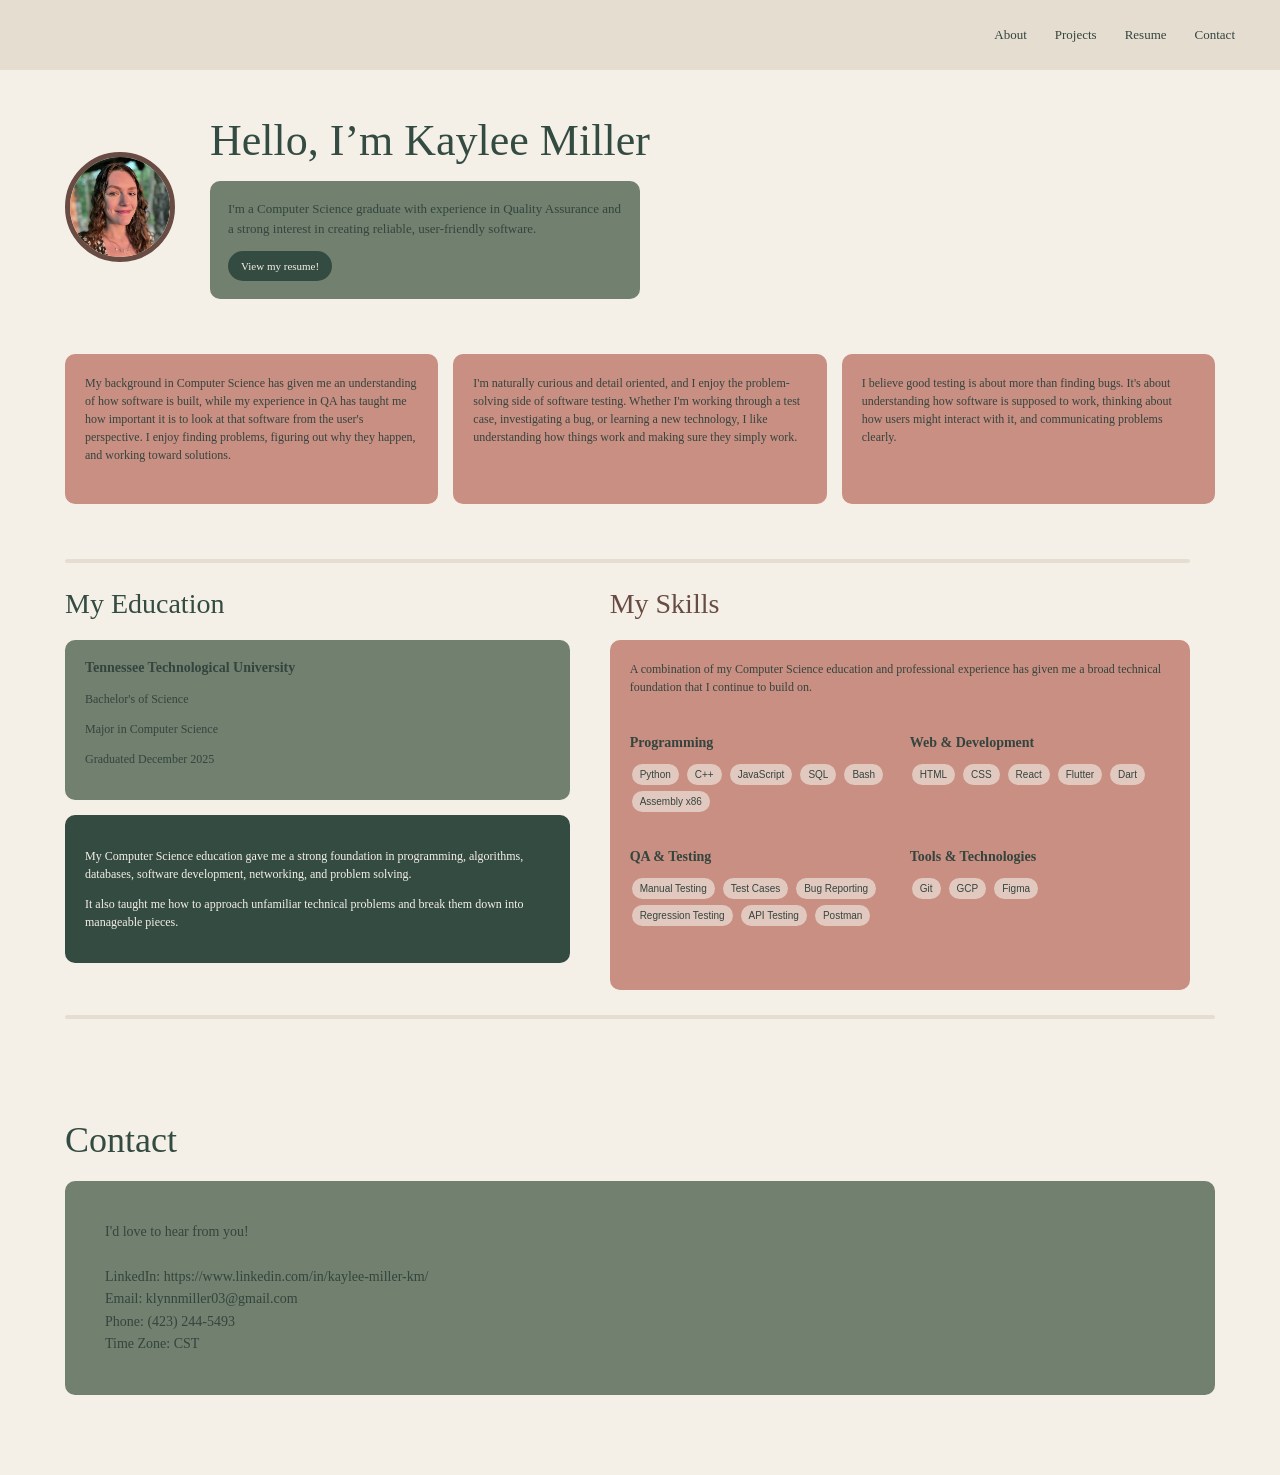
<file: index.html>
<!DOCTYPE html>
<html lang="en">
<head>
    <meta charset="UTF-8">
    <meta name="viewport" content="width=device-width, initial-scale=1.0">

    <title>Kaylee Miller | Portfolio</title>

    <link rel="stylesheet" href="styles.css">
</head>

<body>

    <!-- Navigation -->
    <header class="navbar">
        <nav>
            <a href="index.html">About</a>
            <a href="projects.html">Projects</a>
            <a href="resume.html">Resume</a>
            <a href="index.html#contact">Contact</a>
        </nav>
    </header>


    <!-- Main About Page -->
    <main class="about-page">

        <!-- Introduction -->
        <section class="intro-section">

            <div class="profile-image-container">
                <img 
                    src="assets/me.jpg" 
                    alt="Kaylee Miller"
                    class="profile-image"
                >
            </div>

            <div class="intro-content">

                <h1>Hello, I’m Kaylee Miller</h1>

                <div class="intro-card">
                    <p>
                        I'm a Computer Science graduate with experience in 
                        Quality Assurance and a strong interest in creating 
                        reliable, user-friendly software.
                    </p>

                    <a href="resume.html" class="button">
                        View my resume!
                    </a>
                </div>

            </div>

        </section>


        <!-- About Cards -->
        <section class="about-cards">

            <div class="about-card">
                <p>
                    My background in Computer Science has given me an 
                    understanding of how software is built, while my 
                    experience in QA has taught me how important it is 
                    to look at that software from the user's perspective.
                    I enjoy finding problems, figuring out why they happen,
                    and working toward solutions.
                </p>
            </div>

            <div class="about-card">
                <p>
                    I'm naturally curious and detail oriented, and I enjoy 
                    the problem-solving side of software testing. Whether 
                    I'm working through a test case, investigating a bug, 
                    or learning a new technology, I like understanding 
                    how things work and making sure they simply work.
                </p>
            </div>

            <div class="about-card">
                <p>
                    I believe good testing is about more than finding bugs.
                    It's about understanding how software is supposed to 
                    work, thinking about how users might interact with it,
                    and communicating problems clearly.
                </p>
            </div>

        </section>


        <!-- Education and Skills -->
        <section class="education-skills-section">

            <div class="section-header-line"></div>

            <div class="education-skills">

                <!-- Education -->
                <div class="education-column">

                    <h2>My Education</h2>

                    <div class="education-card">

                        <h3>
                            Tennessee Technological University
                        </h3>

                        <p>
                            Bachelor's of Science
                        </p>

                        <p>
                            Major in Computer Science
                        </p>

                        <p>
                            Graduated December 2025
                        </p>

                    </div>


                    <div class="education-description">

                        <p>
                            My Computer Science education gave me a strong 
                            foundation in programming, algorithms, databases,
                            software development, networking, and problem 
                            solving.
                        </p>

                        <p>
                            It also taught me how to approach unfamiliar 
                            technical problems and break them down into 
                            manageable pieces.
                        </p>

                    </div>

                </div>


                <!-- Skills -->
                <div class="skills-column">

                    <h2>My Skills</h2>

                    <div class="skills-card">

                        <p>
                            A combination of my Computer Science education 
                            and professional experience has given me a broad 
                            technical foundation that I continue to build on.
                        </p>

                        <div class="skills-list">

                            <div class="skill-group">
                                <h3>Programming</h3>

                                <span>Python</span>
                                <span>C++</span>
                                <span>JavaScript</span>
                                <span>SQL</span>
                                <span>Bash</span>
                                <span>Assembly x86</span>
                            </div>


                            <div class="skill-group">
                                <h3>Web & Development</h3>

                                <span>HTML</span>
                                <span>CSS</span>
                                <span>React</span>
                                <span>Flutter</span>
                                <span>Dart</span>
                            </div>


                            <div class="skill-group">
                                <h3>QA & Testing</h3>

                                <span>Manual Testing</span>
                                <span>Test Cases</span>
                                <span>Bug Reporting</span>
                                <span>Regression Testing</span>
                                <span>API Testing</span>
                                <span>Postman</span>
                            </div>


                            <div class="skill-group">
                                <h3>Tools & Technologies</h3>

                                <span>Git</span>
                                <span>GCP</span>
                                <span>Figma</span>
                            </div>

                        </div>

                    </div>

                </div>

            </div>

        </section>


        <div class="section-header-line"></div>

        <!-- Contact placeholder -->
        <section class="contact-section-wrapper" id="contact">
            <h2>Contact</h2>

                <section id="contact" class="contact-section">
                    <p>
                        I'd love to hear from you!<br><br>

                        LinkedIn: https://www.linkedin.com/in/kaylee-miller-km/<br>
                        Email: klynnmiller03@gmail.com<br>
                        Phone: (423) 244-5493<br>
                        Time Zone: CST
                    </p>

                </section>
            </section>

    </main>

</body>
</html>
</file>
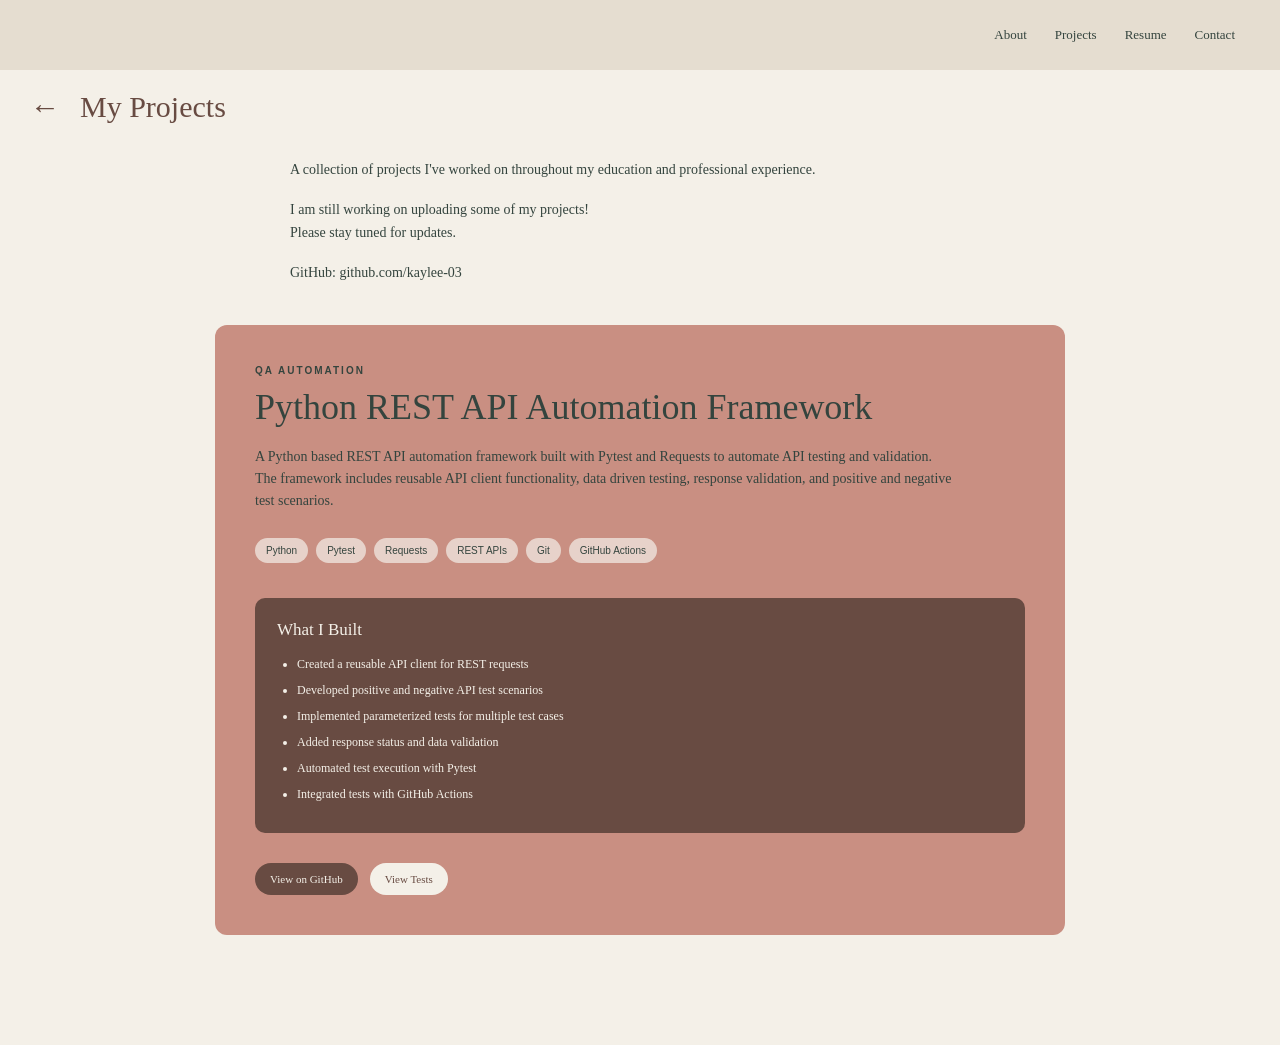
<file: projects.html>
<!DOCTYPE html>
<html lang="en">

<head>
    <meta charset="UTF-8">
    <meta name="viewport" content="width=device-width, initial-scale=1.0">

    <title>Projects | Kaylee Miller</title>

    <link rel="stylesheet" href="styles.css">
</head>

<body>

    <!-- Navigation -->
    <header class="navbar">
        <nav>
            <a href="index.html">About</a>
            <a href="projects.html">Projects</a>
            <a href="resume.html">Resume</a>
            <a href="index.html#contact">Contact</a>
        </nav>
    </header>


    <main class="projects-page">

        <!-- Page heading -->
        <div class="projects-heading">
            <a href="index.html" class="projects-back-button">←</a>

            <h1>My Projects</h1>
        </div>


        <!-- Project introduction -->
        <div class="projects-intro">

            <p>
                A collection of projects I've worked on throughout my education
                and professional experience.
            </p>

            <p>
                I am still working on uploading some of my projects!<br>
                Please stay tuned for updates.
            </p>

            <p>
                GitHub:
                <a href="https://github.com/kaylee-03" target="_blank">
                    github.com/kaylee-03
                </a>
            </p>

        </div>


        <!-- Python REST API Automation Framework -->
        <section class="project-card">

            <div class="project-content">

                <p class="project-label">QA AUTOMATION</p>

                <h2>Python REST API Automation Framework</h2>

                <p class="project-description">
                    A Python based REST API automation framework built
                    with Pytest and Requests to automate API testing
                    and validation. The framework includes reusable
                    API client functionality, data driven testing,
                    response validation, and positive and negative
                    test scenarios.
                </p>

                <div class="project-technologies">
                    <span>Python</span>
                    <span>Pytest</span>
                    <span>Requests</span>
                    <span>REST APIs</span>
                    <span>Git</span>
                    <span>GitHub Actions</span>
                </div>

                <div class="project-details">

                    <h3>What I Built</h3>

                    <ul>
                        <li>Created a reusable API client for REST requests</li>
                        <li>Developed positive and negative API test scenarios</li>
                        <li>Implemented parameterized tests for multiple test cases</li>
                        <li>Added response status and data validation</li>
                        <li>Automated test execution with Pytest</li>
                        <li>Integrated tests with GitHub Actions</li>
                    </ul>

                </div>

                <div class="project-buttons">

                    <a href="https://github.com/kaylee-03/python-api-testing-framework/tree/main"
                       class="project-button"
                       target="_blank">
                        View on GitHub
                    </a>

                    <a href="https://github.com/kaylee-03/python-api-testing-framework/tree/main/tests"
                       class="project-button secondary"
                       target="_blank">
                        View Tests
                    </a>

                </div>

            </div>

        </section>

    </main>

</body>

</html>
</file>
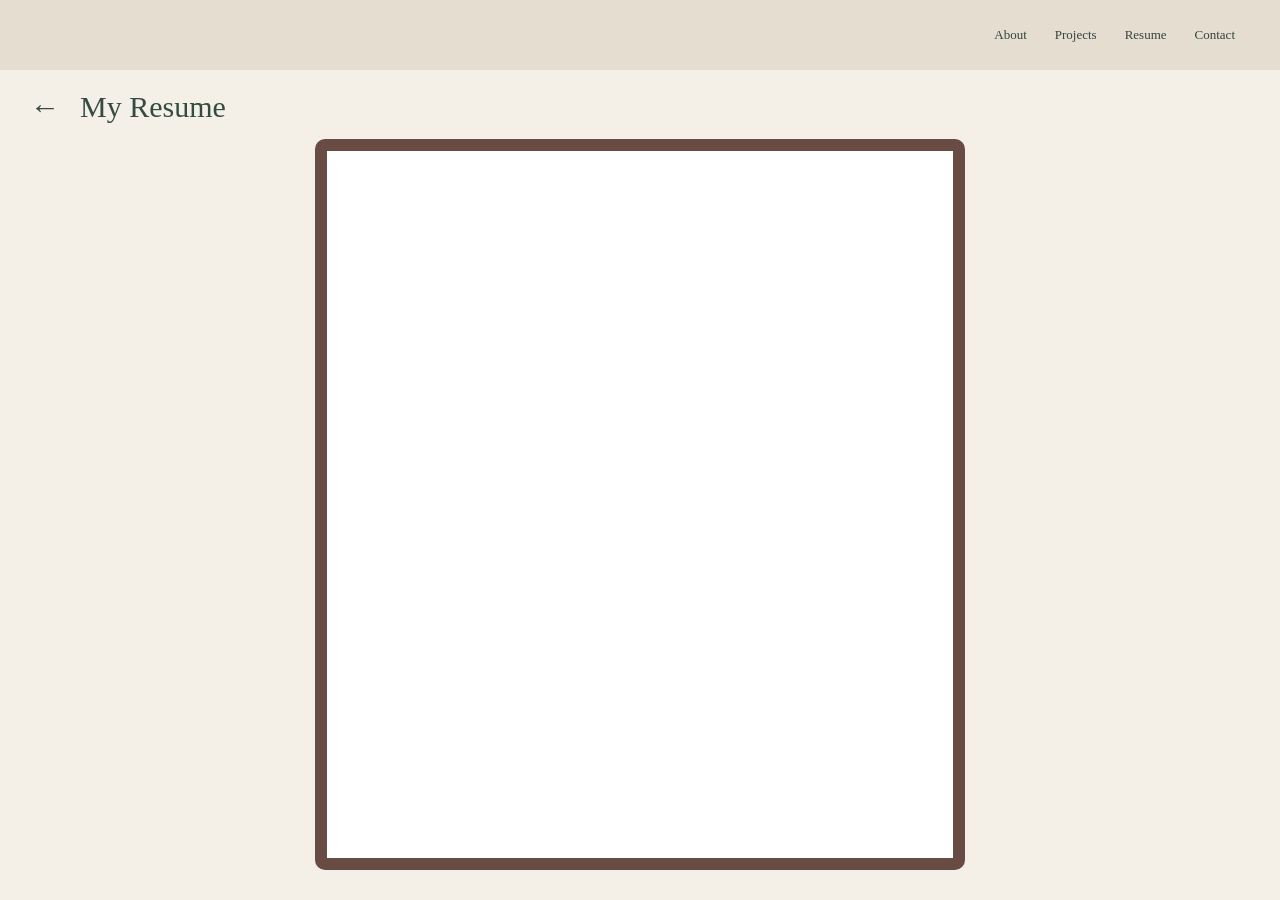
<file: resume.html>
<!DOCTYPE html>
<html lang="en">

<head>

    <meta charset="UTF-8">

    <meta 
        name="viewport" 
        content="width=device-width, initial-scale=1.0"
    >

    <title>Kaylee Miller | Resume</title>

    <link rel="stylesheet" href="styles.css">

</head>


<body class="resume-body">


    <!-- Navigation -->

    <header class="navbar">
        <nav>
            <a href="index.html">About</a>
            <a href="projects.html">Projects</a>
            <a href="resume.html">Resume</a>
            <a href="index.html#contact">Contact</a>
        </nav>
    </header>


    <!-- Resume -->

    <main class="resume-page">

        <div class="resume-heading">

            <a href="index.html" class="back-button">
                ←
            </a>

            <h1>My Resume</h1>

        </div>


        <div class="resume-viewer">

            <iframe
                src="assets/ResumeKayleeMiller.pdf#toolbar=0"
                title="Kaylee Miller Resume"
            >
            </iframe>

        </div>

    </main>


</body>

</html>
</file>
<file: styles.css>
/* =========================================
   COLOR PALETTE
   ========================================= */

:root {
    --cream: #F4F0E8;
    --beige: #E5DDD0;

    --sage: #71806F;
    --forest: #344B41;

    --terracotta: #C98F82;
    --brown: #684B42;

    --dark-text: #34443E;
    --light-text: #F4F0E8;
}


/* =========================================
   GENERAL
   ========================================= */

* {
    box-sizing: border-box;
}

html {
    scroll-behavior: smooth;
}

body {
    margin: 0;
    background-color: var(--cream);
    color: var(--dark-text);

    font-family: Georgia, "Times New Roman", serif;
}

/* Make normal paragraph text dark */
p {
    color: var(--dark-text);
}


/* =========================================
   NAVIGATION
   ========================================= */

.navbar {
    height: 70px;
    background-color: var(--beige);
    display: flex;
    align-items: center;
    justify-content: flex-end;
    padding: 0 45px;

    position: sticky;
    top: 0;
    z-index: 1000;
}

.navbar nav {
    display: flex;
    gap: 28px;
}

.navbar a {
    color: var(--dark-text);

    text-decoration: none;

    font-size: 13px;

    transition: opacity 0.2s ease;
}

.navbar a:hover {
    opacity: 0.6;
}


/* =========================================
   MAIN PAGE
   ========================================= */

.about-page {
    width: min(1200px, 94%);
    margin: 0 auto;
    padding: 45px 25px 80px;
}


/* =========================================
   INTRODUCTION
   ========================================= */

.intro-section {
    display: flex;
    align-items: center;

    gap: 35px;

    margin-bottom: 55px;
}


/* Profile photo */

.profile-image-container {
    width: 110px;
    height: 110px;

    flex-shrink: 0;

    border-radius: 50%;

    border: 5px solid var(--brown);

    overflow: hidden;

    background-color: var(--sage);
}

.profile-image {
    width: 100%;
    height: 100%;

    object-fit: cover;
}


/* Intro text */

.intro-content {
    max-width: 620px;
}

.intro-content h1 {
    margin: 0 0 15px;

    font-size: clamp(30px, 4vw, 44px);

    font-weight: normal;

    color: var(--forest);
}


/* Green intro card */

.intro-card {
    background-color: var(--sage);

    color: var(--dark-text);

    border-radius: 10px;

    padding: 18px;

    width: 100%;
    max-width: 430px;
}

.intro-card p {
    margin-top: 0;

    font-size: 13px;
    line-height: 1.5;
}


/* Resume button */

.button {
    display: inline-block;

    background-color: var(--forest);

    color: var(--cream);

    padding: 9px 13px;

    border-radius: 20px;

    text-decoration: none;

    font-size: 11px;

    transition: transform 0.2s ease,
                opacity 0.2s ease;
}

.button:hover {
    transform: translateY(-2px);
    opacity: 0.9;
}


/* =========================================
   THREE ABOUT CARDS
   ========================================= */

.about-cards {
    display: grid;

    grid-template-columns: repeat(3, 1fr);

    gap: 15px;

    margin-bottom: 55px;
}

.about-card {
    background-color: var(--terracotta);

    border-radius: 10px;

    padding: 20px;

    min-height: 150px;
}

.about-card p {
    margin: 0;

    font-size: 12px;

    line-height: 1.5;
}


/* =========================================
   EDUCATION + SKILLS
   ========================================= */

.education-skills-section {
    position: relative;
    padding-right: 25px;
}


/* Horizontal line from Figma */

.section-header-line {
    height: 4px;
    background-color: var(--beige);
    border-radius: 5px;

    margin-top: 25px;
    margin-bottom: 25px;
}


/* Two columns */

.education-skills {
    display: grid;

    grid-template-columns: 1fr 1.15fr;

    gap: 40px;
}


/* =========================================
   EDUCATION
   ========================================= */

.education-column h2,
.skills-column h2 {
    font-size: 28px;

    font-weight: normal;

    margin: 0 0 20px;

    color: var(--forest);
}


/* Education green box */

.education-card {
    background-color: var(--sage);

    border-radius: 10px;

    padding: 20px;

    margin-bottom: 15px;
}

.education-card h3 {
    margin-top: 0;

    font-size: 14px;
}

.education-card p {
    font-size: 12px;

    line-height: 1.5;

    color: var(--dark-text);
}


/* Dark green education description */

.education-description {
    background-color: var(--forest);

    color: var(--cream);

    border-radius: 10px;

    padding: 20px;
}

.education-description p {
    font-size: 12px;

    line-height: 1.5;

    color: var(--light-text);
}


/* =========================================
   SKILLS
   ========================================= */

.skills-column h2 {
    color: var(--brown);
}


/* Large terracotta skills box */

.skills-card {
    background-color: var(--terracotta);

    border-radius: 10px;

    padding: 20px;

    min-height: 350px;
}

.skills-card > p {
    font-size: 12px;

    margin-top: 0;

    line-height: 1.5;

    color: var(--dark-text);
}


/* Individual skill categories */

.skills-list {
    display: grid;

    grid-template-columns: repeat(2, 1fr);

    gap: 20px;

    margin-top: 25px;
}

.skill-group h3 {
    font-size: 14px;

    margin-bottom: 10px;
}

.skill-group span {
    display: inline-block;

    background-color: rgba(244, 240, 232, 0.6);

    padding: 5px 8px;

    border-radius: 15px;

    margin: 3px 2px;

    font-family: Arial, sans-serif;

    font-size: 10px;
}


/* =========================================
   CONTACT
   ========================================= */

.contact-section-wrapper {
    margin-top: 100px;
}

.contact-section-wrapper h2 {
    font-size: 36px;
    font-weight: normal;
    margin: 0 0 20px;
    color: var(--forest);
}

.contact-section {
    padding: 40px;
    background-color: var(--sage);
    border-radius: 10px;
}

.contact-section p {
    max-width: 600px;
    font-size: 14px;
    line-height: 1.6;
    margin: 0;
    color: var(--dark-text);
}


/* =========================================
   PROJECTS PAGE
   ========================================= */

.projects-page {
    width: 100%;
    margin: 0;
    padding: 20px 30px 80px;
}


/* =========================================
   PROJECTS HEADING
   ========================================= */

.projects-heading {
    display: flex;

    align-items: center;

    gap: 20px;

    margin-bottom: 35px;
}

.projects-heading h1 {
    margin: 0;

    font-size: 30px;

    font-weight: normal;

    color: var(--brown);
}


/* Back arrow */

.projects-back-button {
    color: var(--brown);

    text-decoration: none;

    font-size: 30px;

    line-height: 1;

    transition: transform 0.2s ease;
}

.projects-back-button:hover {
    transform: translateX(-4px);
}


/* =========================================
   PROJECT INTRODUCTION
   ========================================= */

.projects-intro {
    width: min(700px, 100%);

    margin: 0 auto 40px;

    text-align: left;
}

.projects-intro p {
    margin: 0 0 18px;

    font-size: 14px;

    line-height: 1.6;

    color: var(--dark-text);
}

.projects-intro p:last-child {
    margin-bottom: 0;
}

.projects-intro a {
    color: var(--dark-text);

    text-decoration: none;
}

.projects-intro a:hover {
    text-decoration: underline;
}


/* =========================================
   PROJECT CARD
   ========================================= */

.project-card {
    width: min(850px, 100%);

    margin: 0 auto 30px;

    background-color: var(--terracotta);

    border-radius: 12px;

    padding: 40px;
}

.project-content {
    max-width: 900px;
}


/* Small category label */

.project-label {
    margin: 0 0 10px;

    font-family: Arial, sans-serif;

    font-size: 10px;

    font-weight: bold;

    letter-spacing: 2px;

    color: var(--dark-text);
}


/* Project title */

.project-card h2 {
    margin: 0 0 18px;

    font-size: clamp(26px, 4vw, 36px);

    font-weight: normal;

    color: var(--dark-text);
}


/* Description */

.project-description {
    max-width: 700px;

    margin: 0 0 25px;

    font-size: 14px;

    line-height: 1.6;

    color: var(--dark-text);
}


/* Technology tags */

.project-technologies {
    display: flex;

    flex-wrap: wrap;

    gap: 8px;

    margin-bottom: 35px;
}

.project-technologies span {
    background-color: rgba(244, 240, 232, 0.7);

    padding: 7px 11px;

    border-radius: 20px;

    font-family: Arial, sans-serif;

    font-size: 10px;

    color: var(--dark-text);
}


/* =========================================
   PROJECT DETAILS
   ========================================= */

.project-details {
    background-color: var(--brown);

    border-radius: 10px;

    padding: 22px;

    margin-bottom: 30px;
}

.project-details h3 {
    margin: 0 0 15px;

    font-size: 17px;

    font-weight: normal;

    color: var(--light-text);
}

.project-details ul {
    margin: 0;

    padding-left: 20px;
}

.project-details li {
    margin-bottom: 8px;

    font-size: 12px;

    line-height: 1.5;

    color: var(--light-text);
}


/* =========================================
   PROJECT BUTTONS
   ========================================= */

.project-buttons {
    display: flex;

    flex-wrap: wrap;

    gap: 12px;
}

.project-button {
    display: inline-block;

    background-color: var(--brown);

    color: var(--cream);

    padding: 10px 15px;

    border-radius: 20px;

    text-decoration: none;

    font-size: 11px;

    transition:
        transform 0.2s ease,
        opacity 0.2s ease;
}

.project-button:hover {
    transform: translateY(-2px);

    opacity: 0.9;
}

.project-button.secondary {
    background-color: var(--cream);

    color: var(--brown);
}


/* =========================================
   MOBILE
   ========================================= */

@media (max-width: 750px) {

    .navbar {
        position: sticky;
        top: 0;
        z-index: 1000;
        height: 60px;
        padding: 0 20px;
    }

    .navbar nav {
        gap: 15px;
    }

    .about-page {
        padding: 30px 15px;
    }


    .intro-section {
        flex-direction: column;

        align-items: flex-start;
    }


    .about-cards {
        grid-template-columns: 1fr;
    }


    .education-skills {
        grid-template-columns: 1fr;
        gap: 30px;
    }

    .skills-list {
        grid-template-columns: 1fr;
    }

    /* Extra breathing room at the bottom of Skills */
    .skills-card {
        min-height: 0;
        padding: 20px;
        padding-bottom: 40px;
    }

    .projects-page {
        width: 100%;
        padding: 25px 15px 60px;
    }

    .projects-heading {
        gap: 15px;

        margin-bottom: 30px;
    }

    .projects-heading h1 {
        font-size: 30px;
    }

    .projects-intro {
        margin-bottom: 30px;

        text-align: left;
    }

    .project-card {
        padding: 25px;
    }

    .project-card h2 {
        font-size: 27px;
    }

    .project-description {
        font-size: 13px;
    }

    .project-details {
        padding: 18px;
    }

    .project-buttons {
        flex-direction: column;

        align-items: flex-start;
    }

    .contact-section-wrapper {
        margin-top: 70px;
    }

    .contact-section-wrapper h2 {
        font-size: 30px;
    }

    .contact-section {
        padding: 25px;
    }
}

/* =========================================
   RESUME PAGE
   ========================================= */

.resume-body {
    height: 100vh;

    overflow: hidden;
}


/* Resume main area */

.resume-page {
    height: calc(100vh - 70px);

    padding: 20px 30px 30px;

    display: flex;

    flex-direction: column;
}


/* Heading */

.resume-heading {
    display: flex;

    align-items: center;

    gap: 20px;

    flex-shrink: 0;

    margin-bottom: 15px;
}

.resume-heading h1 {
    margin: 0;

    font-size: 30px;

    font-weight: normal;

    color: var(--forest);
}


/* Back arrow */

.back-button {
    color: var(--forest);

    text-decoration: none;

    font-size: 30px;

    line-height: 1;

    transition: transform 0.2s ease;
}

.back-button:hover {
    transform: translateX(-4px);
}


/* =========================================
   PDF VIEWER
   ========================================= */

.resume-viewer {
    width: min(650px, 90%);

    flex: 1;

    min-height: 0;

    margin: 0 auto;

    background-color: var(--brown);

    border-radius: 10px;

    padding: 12px;

    overflow: hidden;
}


/*
    The iframe is the thing that displays
    the PDF.

    The overall page itself does NOT scroll.
*/

.resume-viewer iframe {
    width: 100%;

    height: 100%;

    border: none;

    background-color: white;
}
</file>
